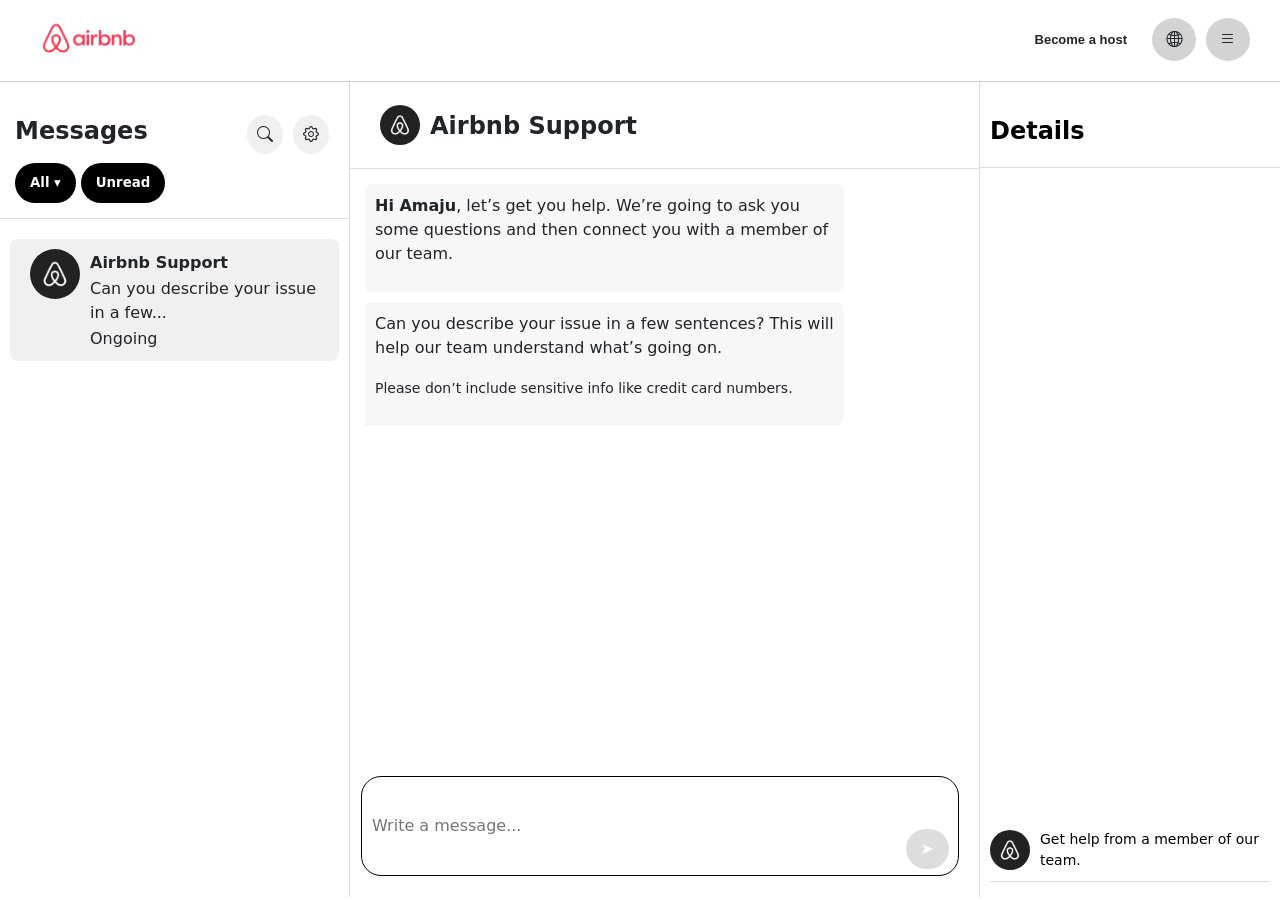
<file: contactus.html>
<!DOCTYPE html>
<html lang="en">
<head>
    <meta charset="UTF-8">
    <meta name="viewport" content="width=device-width, initial-scale=1.0">
    <meta name="description" content="Contact Us Clone - Get in touch with Airbnb support for assistance with your bookings, account, or any other inquiries.">
    <meta name="keywords" content="Airbnb, Contact Us, Support, Customer Service, Help">
    <title>Contact Us</title>
    <link rel="stylesheet" href="styles.css">
    <link rel="stylesheet" href="contactus.css">
    <link rel="stylesheet" href="https://cdn.jsdelivr.net/npm/bootstrap-icons@1.11.3/font/bootstrap-icons.css">
    <link href="https://cdn.jsdelivr.net/npm/bootstrap@5.3.7/dist/css/bootstrap.min.css" rel="stylesheet" integrity="sha384-LN+7fdVzj6u52u30Kp6M/trliBMCMKTyK833zpbD+pXdCLuTusPj697FH4R/5mcr" crossorigin="anonymous">
    <link rel="shortcut icon" href="images/airbnb-logo-removebg-preview.png" type="image/x-icon">
</head>
<body>
    <div id="host-popup">
    <div id="host-content">
        <div id="host-header">
            <span id="closeHost">&times;</span>
        </div>
        <div id="host-body">
            <h2>What would you like to host</h2>
            <div id="options">
                <div id="home-option"><img src="images/home-removebg-preview.png" alt="home logo"><p>Home</p></div>
                <div id="exp-option"><img src="images/experience-removebg-preview.png" alt="experience logo"><p>Experience</p></div>
                <div id="serv-option"><img src="images/services-removebg-preview.png" alt="service logo"><p>Service</p></div>
            </div>
        </div>
        <div id="host-footer">
            <button class="btn btn-secondary" id="next-btn">Next</button>
        </div>
    </div>
</div>
    <nav id="main-nav">
        <div class="nav-con">
        <div class="nav-left">
            <a href="index.html">
                <img src="images/logo-removebg-preview.png" alt="logo">
            </a>
            
        </div>
        
        <div class="nav-right">
            <div class="one">
                <p>Become a host</p>
            </div>
            <div class="two">
                <i class="bi bi-globe2"></i>
            </div>
            <div class="three" id="three">
                <i class="bi bi-list"></i>
                <div id="three-content">
                    <div><a href="helpcenter.html">Help Center</a></div>
                    <hr>
                    <div><a href="">Refer a host</a></div>
                    <div><a href="">Find a host</a></div>
                    <div><a href="">Gift cards</a></div>
                    <hr>
                    <div class="openLogin"><a href="login.html" style="text-decoration: none; color: black;">Login or Sign Up</a></div>
                </div>
            </div>
        </div>
    </div>
   
    </nav>
    
    
    <main class="chat-container">
        <!-- Sidebar -->
        <aside class="sidebar">
            <div class="sidebar-header">
                <div id="sidebar-head1">
                    <h4>Messages</h4>
                    <div class="right">
                        <i class="bi bi-search"></i>
                        <i class="bi bi-gear"></i>
                    </div>
                </div>
                
                <div class="sidebar-btn">
                    <div id="all">
                        <button class="filter-btn">All <span>&blacktriangledown;</span></button>
                        <div class="all-content">
                            <p>All</p>
                            <p>Traveling</p>
                            <p>Support</p>
                        </div>
                    </div>
                    <button class="filter-btn">Unread</button>
                </div>
            </div>
            <div class="message-list">
                <div class="message-item active">
                    <div class="avatar-icon"><img src="images/airbnb-black-logo.png" alt="logo"></div>
                    <div class="message-info">
                        <p class="message-title">Airbnb Support</p>
                        <p class="message-preview">Can you describe your issue in a few...</p>
                        <span class="message-time">Ongoing</span>
                    </div>
                </div>
                
            </div>
        </aside>

        <!-- Chat Area -->
        <section class="chat">
            <div class="chat-header">
                <img src="images/airbnb-black-logo.png" alt="logo">
                <h4>Airbnb Support</h4>
            </div>
            <div class="chat-body">
                <div class="chat-message">
                    <p><strong>Hi Amaju</strong>, let’s get you help. We’re going to ask you some questions and then connect you with a member of our team.</p>
                </div>
                <div class="chat-message">
                    <p>Can you describe your issue in a few sentences? This will help our team understand what’s going on.</p>
                    <p><small>Please don’t include sensitive info like credit card numbers.</small></p>
                </div>
            </div>
            <div class="chat-input">
                <input type="text" placeholder="Write a message...">
                <button class="">➤</button>
            </div>
        </section>

        <!-- Details Panel -->
        <aside class="details">
            <div class="details-header">
                <h4>Details</h4>
            </div>
            <div class="details-body">
                <img src="images/airbnb-black-logo.png" alt="logo">
                <p>Get help from a member of our team.</p>
            </div>
            
        </aside>
    </main>

    <script src="scripts.js"></script>
    <script>
        const showAll = document.querySelector('#all');
            showAll.addEventListener("click", function (e) {
                e.stopPropagation();
                showAll.classList.toggle("show");
            });
            window.addEventListener("click", function () {
                menu[index].classList.remove("show");
            });
    </script>
</body>

</html>
</file>
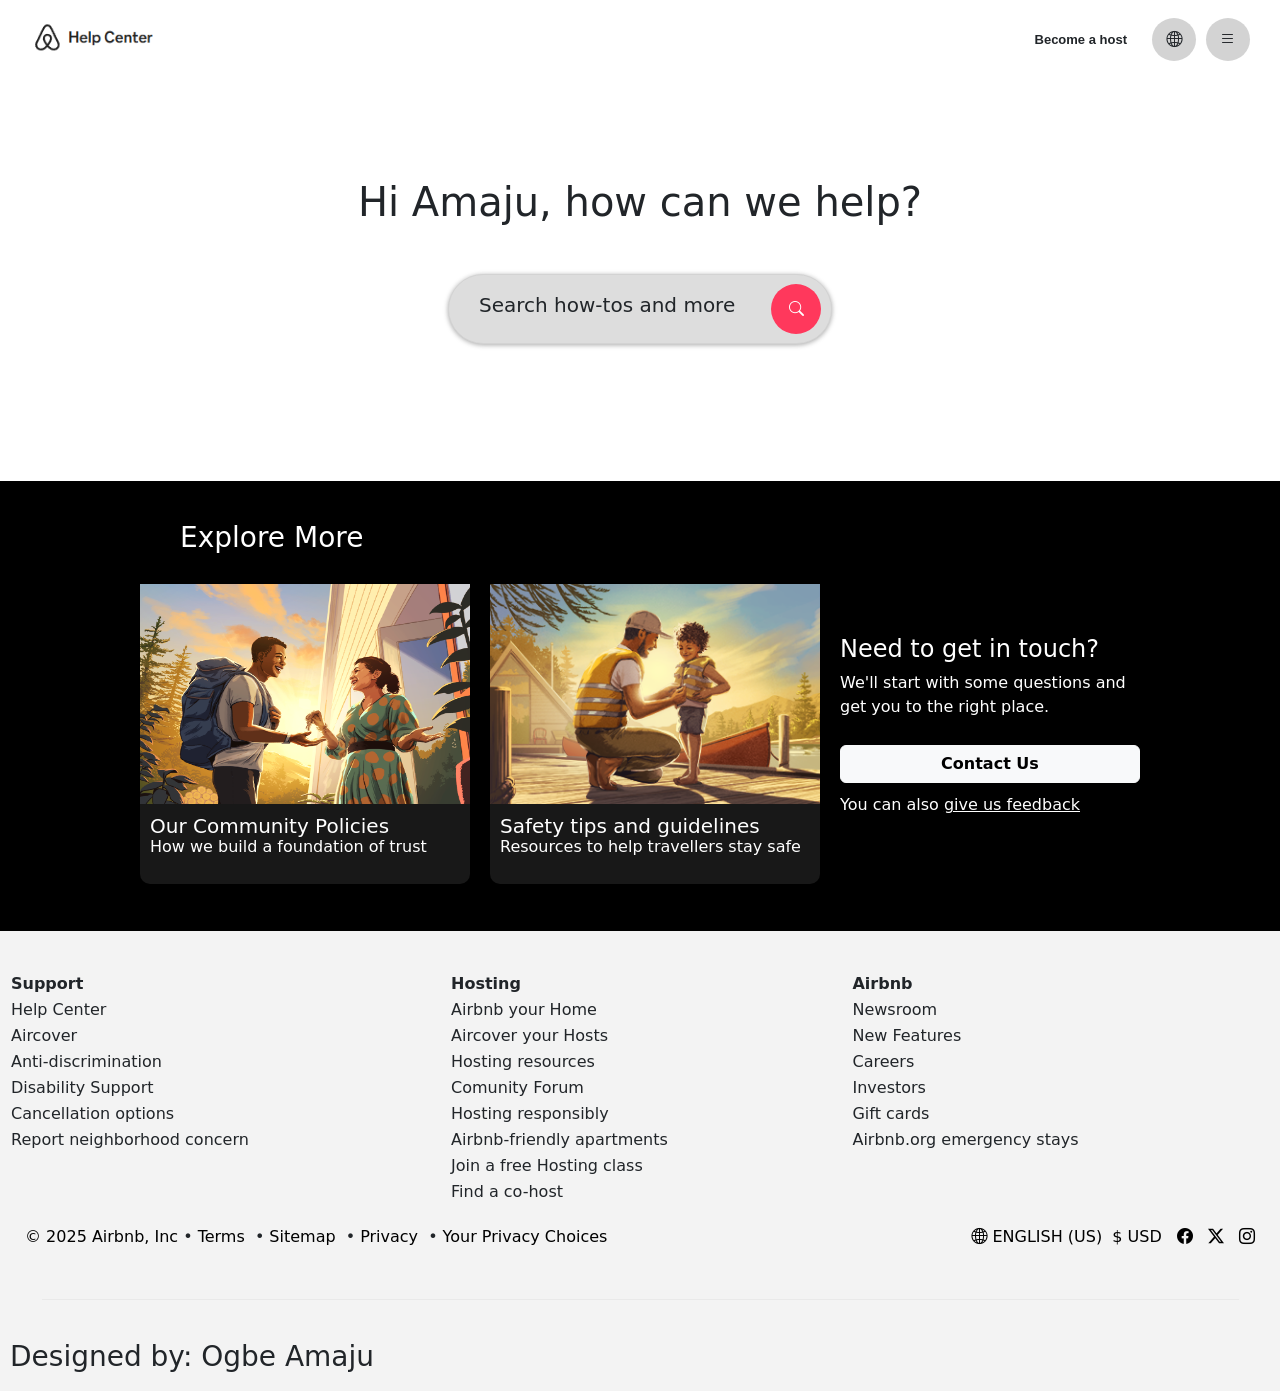
<file: helpcenter.html>
<!DOCTYPE html>
<html lang="en">
<head>
    <meta charset="UTF-8">
    <meta name="viewport" content="width=device-width, initial-scale=1.0">
    <meta name="description" content="Airbnb Help Center Clone - Find answers to common questions and get support for your Airbnb experience.">
    <meta name="keywords" content="Airbnb, Help Center, Support, FAQ, Contact Us">
    <title>Airbnb Help Center</title>
    <link rel="stylesheet" href="styles.css">
    <link rel="stylesheet" href="helpcenter.css">
    <link rel="stylesheet" href="https://cdn.jsdelivr.net/npm/bootstrap-icons@1.11.3/font/bootstrap-icons.css">
    <link href="https://cdn.jsdelivr.net/npm/bootstrap@5.3.7/dist/css/bootstrap.min.css" rel="stylesheet" integrity="sha384-LN+7fdVzj6u52u30Kp6M/trliBMCMKTyK833zpbD+pXdCLuTusPj697FH4R/5mcr" crossorigin="anonymous">
    <link rel="shortcut icon" href="images/airbnb-logo-removebg-preview.png" type="image/x-icon">
</head>
<body>
    <nav class="main-nav">
        <div class="nav-con">
        <div class="nav-left">
            <a href="helpcenter.html">
                <img src="images/Screenshot 2025-08-14 164834.png" alt="logo">
            </a>
            
        </div>
        
        <div class="nav-right">
            <div class="one">
                <p>Become a host</p>
            </div>
            <div class="two">
                <i class="bi bi-globe2"></i>
            </div>
            <div class="three" id="three">
                <i class="bi bi-list"></i>
                <div id="three-content">
                    <div><a href="">Help Center</a></div>
                    <hr>
                    <div><a href="">Refer a host</a></div>
                    <div><a href="">Find a host</a></div>
                    <div><a href="">Gift cards</a></div>
                    <hr>
                    <div class="openLogin"><a href="login.html" style="text-decoration: none; color: black;">Login or Sign Up</a></div>
                </div>
            </div>
        </div>
    </div>
   
    </nav>
    <main>
        <section class="header">
            <h1>Hi Amaju, how can we help?</h1>
            <div class="search">
                <h5 style="font-weight: 500;">Search how-tos and more</h5>
                <i class="bi bi-search"></i>
            </div>
        </section>
        <section class="contact">
            <div class="contact-head">
                <h3>Explore More</h3>
            </div>
            <div class="contact-body">
                <div class="cb-img">
                    <img src="images/help-center/community.png" alt="community">
                    <div>
                        <h5>Our Community Policies</h5>
                        <p>How we build a foundation of trust</p>
                    </div>
                </div>
                <div class="cb-img">
                    <img src="images/help-center/safety-tips.png" alt="safety-tips">
                    <div>
                        <h5>Safety tips and guidelines</h5>
                        <p>Resources to help travellers stay safe</p>
                    </div>
                </div>
                <div class="get-in-touch">
                    <h4>Need to get in touch?</h4>
                    <p>We'll start with some questions and get you to the right place.</p>
                    <a class="btn btn-light w-100" href="contactus.html">Contact Us</a>
                    <p>You can also <span>give us feedback</span></p>
                </div>
            </div>
        </section>
        <footer>
            <div class="others">

            <table>
                <thead>
                    <th>Support</th>
                    <th>Hosting</th>
                    <th>Airbnb</th>
                </thead>
                <tr>
                    <td>Help Center</td>
                    <td>Airbnb your Home</td>
                    <td>Newsroom</td>
                </tr>
                <tr>
                    <td>Aircover</td>
                    <td>Aircover your Hosts</td>
                    <td>New Features</td>
                </tr>
                <tr>
                    <td>Anti-discrimination</td>
                    <td>Hosting resources</td>
                    <td>Careers</td>
                </tr>
                <tr>
                    <td>Disability Support</td>
                    <td>Comunity Forum</td>
                    <td>Investors</td>
                </tr>
                <tr>
                    <td>Cancellation options</td>
                    <td>Hosting responsibly</td>
                    <td>Gift cards</td>
                </tr>
                <tr>
                    <td>Report neighborhood concern</td>
                    <td>Airbnb-friendly apartments</td>
                    <td>Airbnb.org emergency stays</td>
                </tr>
                <tr>
                    <td></td>
                    <td>Join a free Hosting class</td>
                    <td></td>
                </tr>
                <tr>
                    <td></td>
                    <td>Find a co-host</td>
                    <td></td>
                </tr>
            </table>
        </div>
        <div class="others-resp">
            <table>
                <thead>
                    <th>Support</th>
                </thead>
                <tr>
                    <td>Help Center</td>
                </tr>
                <tr>
                    <td>Air Cover</td>
                </tr>
                <tr>
                    <td>Anti-discrimination</td>
                </tr>
                <tr>
                    <td>Disability Support</td>
                </tr>
                <tr>
                    <td>Cancellation options</td>
                </tr>
                <tr>
                    <td>Report neighborhood concern</td>
                </tr>
            </table>
            <hr style="width: 95%; margin: 40px auto; border: none; height: 1px; background-color: #ccc;">
            <table>
                <thead>
                    <th>Hosting</th>
                </thead>
                <tr>
                    <td>AirBnB your Home</td>
                </tr>
                <tr>
                    <td>Aircover your Hosts</td>
                </tr>
                <tr>
                    <td>Hosting resources</td>
                </tr>
                <tr>
                    <td>Comunity Forum</td>
                </tr>
                <tr>
                    <td>Hosting responsibly</td>
                </tr>
                <tr>
                    <td>Airbnb-friendly apartments</td>
                </tr>
                <tr>
                    <td>Join a free Hosting class</td>
                </tr>
                <tr>
                    <td>Find a Co-host</td>
                </tr>
            </table>
            <hr style="width: 95%; margin: 40px auto; border: none; height: 1px; background-color: #ccc;">
            <table>
                <thead>
                    <th>Airbnb</th>
                </thead>
                <tr>
                    <td>News Room</td>
                </tr>
                <tr>
                    <td>New Features</td>
                </tr>
                <tr>
                    <td>Careers</td>
                </tr>
                <tr>
                    <td>Investors</td>
                </tr>
                <tr>
                    <td>Gift cards</td>
                </tr>
                <tr>
                    <td>Airbnb.org emergency stays</td>
                </tr>
            </table>
        </div>


        <div class="last">   
            <a href="">&copy; 2025 Airbnb, Inc</a>
            &bull;<a href="">Terms</a>
            &bull;<a href="">Sitemap</a>
            &bull;<a href="">Privacy</a>
            &bull;<a href="">Your Privacy Choices</a>    
            <span class="right">
                    <a href=""><i class="bi bi-globe2"></i> ENGLISH (US) </a> 
                    <a href="">&dollar; USD</a>
                    <a href=""><i class="bi bi-facebook"></i></a>
                    <a href=""><i class="bi bi-twitter-x"></i></a>   
                    <a href=""><i class="bi bi-instagram"></i></a>   
            </span> 
        </div>
        <div class="last-resp">
            <p><i class="bi bi-globe2"></i> ENGLISH (US)</p>
            <p><i class="bi bi-facebook"></i>
            <i class="bi bi-twitter-x"></i>
            <i class="bi bi-instagram"></i></p>
            <p>&copy; 2025 Airbnb, Inc</p>
            &bull;<a href="">Terms</a>
            &bull;<a href="">Sitemap</a>
            &bull;<a href="">Privacy</a>
            &bull;<a href="">Your Privacy Choices</a>    
        </div>
        <hr style="width: 95%; margin: 40px auto; border: none; height: 1px; background-color: #ccc;">
        <div style="margin: auto;">
            <h3>Designed by: Ogbe Amaju</h3>
        </div>
        </footer>
    </main>
    <script src="scripts.js"></script>
</body>
</html>
</file>
<file: styles.css>
*{
    box-sizing: border-box;
}
html, body {
  overflow-x: hidden;
}

body {
  font-family: 'Segoe UI', sans-serif;
  margin: 20px;
  background: #fdfdfd;
  color: #333;
}


/* LOGIN PAGE */

#login {
  display: none; /*hidden by default */
  position: fixed;
  top: 0; left: 0;
  width: 100%; height: 100%;
  background-color: rgba(0,0,0,0.5);
  z-index: 1000;
  justify-content: center;
  align-items: center;
}

#login-header{
    margin-bottom: 20px; 
    text-align: center;
    padding: 10px 0;
    display: flex;
    gap: 10px;
    align-items: center;
    justify-content: center;
    position: relative;
    border-bottom: 0.5px solid #ccc;
}

#close {
  position: absolute;
  left: 15px;
  top: 0;
  font-size: 20px;
  font-weight: bold;
  cursor: pointer;
}

#login-header h3{
    text-align: center;
}

#login-content {
  background: white;
  border-radius: 30px;
  width: 40%;
  height: 600px;
  text-align: left;
  position: relative;
  box-shadow: 0 10px 25px rgba(0, 0, 0, 0.3);
}

#login-body{
    padding: 20px 20px;
    padding-bottom: 0;
    height: 85%;
    overflow: auto;
}



.button {
  padding: 10px;
  width: 100%;
  color: #333;
  background-color: white;
  font-size: smaller;
  font-weight: bold;
  border: 1px solid black;
  border-radius: 5px;
  margin-bottom: 10px;
  position: relative;
  display: flex;
  justify-content: center; /* center the text */
  align-items: center;
  padding: 12px 16px;
  cursor: pointer;
  font-family: sans-serif;
}

.button img{
    position: absolute;
    left: 16px;
    width: 25px;
    height: 25px;
}

.small{
    text-align: left;
    font-weight: 500;
}

.divider{
    display: flex;
    gap: 10px;
    align-items: center;
    justify-content: center;
}
.divider hr{
    width: 45%;
}

/* END OF LOGIN PAGE  */

/* POP UP CURRENCY AND LANGUAGE */

#lang-currency-popup {
  display: none; 
  position: fixed;
  top: 0; left: 0;
  width: 100vw; height: 100vh;
  background-color: rgba(0,0,0,0.5);
  z-index: 1000;
  justify-content: center;
  align-items: center;
}

#popup-content {
  background: white;
  border-radius: 20px;
  width: 75%;
  max-height: 90vh;
  height: 600px;
  /* overflow-x: hidden; */
  box-shadow: 0 10px 25px rgba(0, 0, 0, 0.3);
}

#popup-body{
    overflow-y: scroll;
    overflow-x: hidden;
    height: 90%;
}

#popup-header {
  display: flex;
  flex-direction: column;
  padding: 15px 20px;
  padding-bottom: 0;
  border-bottom: 1px solid #ccc;
}

#popup-close {
    padding-left: 10px;
  font-size: 24px;
  cursor: pointer;
}
#popup-nav{
    background-color: white;
}

#popup-nav button {
  margin-right: 10px;
  padding: 10px 20px;
  background: none;
  border: none;
  cursor: pointer;
  color: #888888;
  border-bottom: 2px solid transparent;
}

#popup-nav button.active {
  border-color: black;
  font-weight: bold;
  color: black;
}

.popup-section {
  padding: 20px;
}

.lang-grid {
  display: grid;
  grid-template-columns: repeat(5, 1fr);
  gap: 10px;
  margin: 10px 0;
}

.lang-item {
  padding: 10px 30px;
  border-radius: 5px;
  cursor: pointer;
  transition: background 0.2s;
}

.lang-item:hover {
  background-color: #eee;
}

.currency-grid {
  display: grid;
  grid-template-columns: repeat(5, 1fr);
  gap: 10px;
  margin: 10px 0;
}

.currency-item {
  padding: 10px;
  border-radius: 5px;
  cursor: pointer;
  transition: background 0.2s;
}
.currency-item strong, .lang-item strong{
    font-weight: normal;
    font-size: 16px;
}

.currency-item:hover {
  background-color: #eee;
}

/* END OF POP UP  */

/* BECOME HOST POPUP  */

#host-popup{
  display: none; 
  position: fixed;
  top: 0; left: 0;
  width: 100vw; height: 100vh;
  background-color: rgba(0,0,0,0.5);
  z-index: 1000;
  justify-content: center;
  align-items: center;
}
#host-content{
    background: white;
  border-radius: 10px;
  width: 70%;
  max-height: 90vh;
  overflow-y: auto;
  box-shadow: 0 10px 25px rgba(0, 0, 0, 0.3);
  
}
#host-body{
    display: flex;
    align-items: center;
    justify-content: center;
    flex-direction: column;
}
#options{
    display: flex;
    gap: 10px;
}
#options div{
    width: 300px;
    height: 300px;
    border: 1px solid #ccc;
    border-radius: 20px;
    display: flex;
    align-items: center;
    justify-content: center;
    flex-direction: column;
    gap: 20px;
    margin-top: 50px;
}
#options div.active{
    border: 1px solid black;
}
#options div img{
    width: 120px;
    height: 130px;
}
#options div p{
    font-weight: bold;
}

#host-footer{
    margin: 10px 0;
    padding: 30px;
    position: relative;
    border-top: 1px solid #ccc;
}
#host-footer button{
    position: absolute;
    right: 20px;
    top: 10px;
    bottom: 10px;
    width: 100px;
    
}
#host-footer button.active{
    background-color: black;
}
#host-header{
    position: relative;
    padding: 30px 0;
}
#closeHost{
    position: absolute;
    left: 15px;
    top: 0;
    font-size: 20px;
    font-weight: bold;
    cursor: pointer;
}

/* MAIN BODY  */
#body{
    margin: 20px 30px;
    border-top: #333;
}

#paris, #london{
    margin-bottom: 30px;
}

.gallery-header {
  display: flex;
  justify-content: space-between;
  align-items: center;
  margin-bottom: 15px;
}

.gallery-header h2 {
  margin: 0;
  font-size: 24px;
}

.gallery-controls button {
  background: white;
  color: black;
  border: none;
  padding: 5px;
  padding-top: 0;
  font-size: 14px;
  font-weight: bold;
  text-align: center;
  cursor: pointer;
  margin-left: 5px;
  border-radius: 50%;
  border: 1px solid black;
  transition: background 0.3s;
}

.gallery-controls button:hover {
    background: #ddd;
}

.gallery-container {
  display: flex;
  overflow-x: auto;
  gap: 16px;
  scroll-behavior: smooth;
  padding-bottom: 10px;
  scrollbar-width: none;        /* Firefox */
  -ms-overflow-style: none;     /* IE and Edge */
}

.gallery-container::-webkit-scrollbar {
  display: none;                /* Chrome, Safari */
}

.gallery-item {
  flex: 0 0 calc(100% / 6);
  background: white;
  overflow: hidden;

}

.gallery-item img {
  width: 100%;
  height: 170px;
  object-fit: cover;
  display: block;
  border-radius: 12px;
  box-shadow: 0 4px 10px rgba(0,0,0,0.1);
}

.room-info {
  padding: 12px 0;
}

.room-info h3 {
  margin: 0;
  font-family: 'Franklin Gothic Medium', 'Arial Narrow', Arial, sans-serif;
  font-size: 16px;
  font-weight: normal;
  color: #333;
}

.details {
  display: flex;
  justify-content: space-between;
  font-size: 14px;
  color: gray;
  margin-top: 6px;
}

.rating {
  color: rgb(102, 102, 102);
  font-weight: bold;
}

/* END OF BODY  */



/* NAV BAR  */
nav{
    background: #ddd;
    width: 100vw;
}

#originalNavbar {
  background: #f8f8f8;
  position: relative;
  z-index: 1;
  padding: 10px;
}



.nav-container{
    margin-top: 5px;
    position: relative;
    height: auto; 
    width: 100vw; 
    display: flex;
    align-items: center;
    justify-content: space-between;
    padding: 10px 30px;
}
.nav-middle, .icon,.nav-right{
    display: flex;
    align-items: center; 
    gap: 10px;
}

.nav-left img, .icon img{
    height: 40px;         
    width: auto;           
    display: block;
    object-fit: contain;
}

.nav-left,.nav-middle,.nav-right{
    flex: 1;
}

.nav-middle{
    gap: 30px;
    font-family: Arial, sans-serif;
    font-size: 14px;
}

.icon:nth-child(1){
    border-bottom: 3px solid black;
    padding-bottom: 15px;
    font-weight: bolder;
}

.icon:nth-child(2), .icon:nth-child(3){
    color: gray;
    
}

.icon:nth-child(2):hover img, .icon:nth-child(3):hover img{
    transition: height 0.3s ease;
    height: 50px;
}
.icon:nth-child(2):hover,.icon:nth-child(3):hover{
    color: black;
    font-weight: bold;
    cursor: pointer;
}

.nav-right{
    display: flex;
    justify-content: flex-end;
    
}
.nav-right div i{
    border-radius: 50%;
    background: lightgrey;
    padding: 12px 14px;
    font-weight: bolder;
}
.one{
    margin-top: 15px;
}
.one p{
    padding: 10px 15px;
    font-family: Arial, sans-serif;
    font-weight: bolder;
    font-size: 13px;
}
.one p:hover{
    background: lightgray;
    border-radius: 20px;
}

.three{
    position: relative;
}
#three-content{
    display: none;
    position: absolute;
    top: 50px;
    right: 0;
    width: 200px;
    background-color: white;
    border: 1px solid lightgray;
    border-radius: 10px;
    padding: 10px;
    box-shadow: 0 1px 6px rgba(0, 0, 0, 0.12), 0 1px 4px rgba(0, 0, 0, 0.24);
}
#three-content a{
    text-decoration: none;
    color: black;
    padding: 10px 15px;
    display: block;
    font-family: Arial, sans-serif;
    font-size: 13px;
}
.openLogin{
    font-family: Arial, sans-serif;
    font-size: 13px;
    padding: 10px 15px;
}

#three-content a:hover,.openLogin:hover{
    background: lightgray;
    /* border-radius: 20px; */
}

#three.show #three-content {
      display: block;
}


.nav-right div:hover{
    cursor: pointer;
}

 /* CURVED NAV BAR  */
.curved-nav, .curved-nav-sticky {
    display: flex;
    justify-content: center;
    align-items: center;
    width: fit-content;
    margin: auto;
    padding-top: 0;
    height: 60px;
    text-align: center;
    margin-top: 40px;
    margin-bottom: 40px;
    background-color: white;
    border: 1px solid lightgray;
    border-radius: 50px;
    box-shadow: 0 1px 6px rgba(0, 0, 0, 0.12), 0 1px 4px rgba(0, 0, 0, 0.24);
    
}

.nav-item1{
    padding: 13px 0;
    padding-right: 120px;
    padding-left: 30px;
    text-align: left;
}


.nav-item1 p, .nav-item2 p, .nav-item3 p,.nav-item4 p {
    margin: 0;
    line-height: 1.2;
    font-family: Arial, sans-serif;
    font-size: smaller;
}



.nav-item2, .nav-item3{
    padding: 13px 0;
    padding-left: 30px;
    padding-right: 70px;
}


  .nav-item4 {
    display: flex;
    align-items: center;
    padding: 10px 30px ;
    padding-right: 5px;
    flex: 1;
    text-align: left;
    width: 260px; 
    margin: 0;
  }
  
  .nav-item4-text {
    display: flex;
    flex-direction: column;
    flex: 1;
  }

  .nav-item4-text p {
    margin: 0;
    line-height: 1.2;
  }
  
  
  .nav-item4 i {
    background-color: #ff385c;
    color: #fff;
    border-radius: 50%;
    padding: 15px;
    font-size: 15px;
    display: flex;
    align-items: center;
    justify-content: center;
    width: 40px;
    height: 40px;
    margin: auto;
    margin-left: 100px;
    margin-right: 5px;
    
}

.nav-item4 i:hover{
    cursor: pointer;
}
  

.nav-item1:hover,
.nav-item2:hover,
.nav-item3:hover,
.nav-item4:hover{
    background-color: rgba(128, 128, 128, 0.35);
    border: 1px solid rgba(128, 128, 128, 0.35);
    border-radius: 50px; 
    margin: 0;
}

/*  END OF CURVED NAV BAR  */

/* RESPONSIVE NAV BAR  */
#responsive-nav {
    display: none; /* Hidden by default */
    
}
#resp-nav-header {
    display: flex;
    align-items: center;
    justify-content: center;
    padding-top: 15px;
    font-family: Arial, sans-serif;
    font-size: 14px;
    font-weight: bold;
    margin-bottom: 10px;
    border-radius: 30px;
    background-color: white;
    border: 1px solid lightgray;
    box-shadow: 0 1px 6px rgba(0, 0, 0, 0.12), 0 1px 4px rgba(0, 0, 0, 0.24);
}
#resp-nav-item{
    display: flex;
    align-items: center;
    justify-content: center;
    gap: 50px;
    flex: 1;
    padding: 10px;
    margin: 0 20px;
}
#resp-nav-item div {
    display: flex;
    flex-direction: column;
    align-items: center;
    justify-content: center;
    
}
#resp-nav-item img{
    height: 30px; 
    width: auto;
    margin: auto;
}

#resp-nav-item div a {
    text-decoration: none;
    color: black;
    font-family: Arial, sans-serif;
    font-size: 14px;
    font-weight: bold;
    margin-top: 5px;
}
/* RESPONSIVE NAV BAR  */

/* STICKY NAV BAR  */

#sticky-nav {
    display: block;
    position: fixed;
    top: 0;
    left: 0;
    width: 100%;
    background-color: rgb(250, 250, 250);
    z-index: 1000;
    box-shadow: 0 1px 6px rgba(0, 0, 0, 0.12), 0 1px 4px rgba(0, 0, 0, 0.24);
    opacity: 0;
    visibility: hidden;
    transition: opacity 0.4s ease, visibility 0.4s ease;
}

#sticky-nav.show {
    opacity: 1;
    visibility: visible;
}

#resp-sticky{
    display: none; /* Hidden by default */
    position: fixed;
    top: 0;
    left: 0;
    width: 100%;
    background-color: white;
    z-index: 1000;
    height: 100px;
    opacity: 0;
    visibility: hidden;
    transition: opacity 0.4s ease, visibility 0.4s ease;
}

#resp-sticky.show {
    opacity: 1;
    visibility: visible;
}



.nav-con-sticky {
    display: flex;
    align-items: center;
    justify-content: space-between;
    padding: 0 30px;
    position: relative;
    height: 80px; 
    width: 100vw; 
    
}

.nav-item-sticky:nth-child(2){
    padding-left: 20px;
    border-left: 1px solid lightgray;
    border-right: 1px solid lightgray;
    padding-right: 20px;
}
.curved-nav-sticky{
    gap: 10px;
    padding: 0;
}

.nav-item-sticky:nth-child(1) img{
    height: 30px;
    width: auto;
    margin-right: 5px;
}

.nav-item-sticky:nth-child(1){
    display: flex;
    align-items: center;
    justify-content: center;
    flex-direction: row;    
    line-height: 1.2;
    margin: 0;
    font-family: Arial, sans-serif;
    font-size: 14px;
    font-weight: bold;
    
}



.nav-item-sticky:nth-child(3){
    display: flex;
    align-items: center;
    padding: 13px 15px ;
    padding-right: 5px;
    flex: 1;
    text-align: left;
    gap: 15px;
    margin: 0; 
}
.nav-item-sticky:nth-child(3) i{

    background-color:#ff385c;
    color: #fff;
    border-radius: 50%;
    padding: 15px;
    font-size: 15px;
    display: flex;
    align-items: center;
    justify-content: center;
    width: 40px;
    height: 40px;
    margin: auto;
    margin-right: 5px;

}

.nav-item-sticky p{
    margin: 0;
    font-family: Arial, sans-serif;
    font-size: 14px;
    font-weight: bold;
    text-align: center;
    padding: 5px 0;
}


/*  END OF NAV  */

/* FOOTER  */

.footer{
    background-color: #f3f3f3;
    margin: 0;
    padding: 10px;
    margin-top: 20px;
    width: 100%;
}
.footer div{
    margin-left: 10px;
}
.footer h2{
    margin-left: 10px;
}

table{
    width: 100%;
    text-align: left;

}

.others{
    margin-top: 30px;
}
.others-resp{
    display: none;
    margin: 10px 0;
}
.last{
    background-color: #f3f3f3;
    padding: 10px;
    margin-top: 10px;
}

.last a, .last-resp a{
    padding-left: 5px;
    padding-right: 5px;
    text-decoration: none;
    color: black;
}

.last a:first-child{
    padding-right: 0;
}

.last-resp{
    display: none;
}

.right{
    position: relative;
    float: right;
}

.last a:hover,.last-resp a:hover{
    text-decoration: underline;
}

.others table td:hover,.others-resp table td:hover{
    text-decoration: underline;
    cursor: pointer;
}

.item-unique:hover{
    cursor: pointer;
}

.item-unique p:last-child:hover{
    color: black;
}

.navbar{
    position: relative;
}

.footer h4{
    margin-left: 30px;
    margin-top: 30px;
}
.nav-item {
    display: inline-block;
    padding: 14px 15px;
    padding-bottom: 0;
    margin: 10px;
    margin-bottom: 0;
    cursor: pointer;
    text-align: center;
}
.nav-item a{
    text-decoration: none;
    color: black;
    font-weight: bold;
}

.nav-item:hover{
    text-decoration: underline;
}

.content-container{
    width: 100%;
    min-height: 300px;
    position: relative;
}

.content{
    display: none;
    padding: 20px;
    width: 100%;
    position: absolute;
    top: 0;
    left: 0;
    
}

.unique{
    display: grid;
    grid-template-columns: 1fr 1fr 1fr 1fr 1fr 1fr ;
    grid-template-rows: auto auto auto;
    position: relative;
}


.unique2 .item-unique{
    padding: 10px;
}

/* BOTTOM NAV BAR */

.bottom-nav{
    display: none;
    position: fixed;
    bottom: 0;
    left: 0;
    width: 100%;
    justify-content: space-around;
    padding: 5px 0;
    padding-bottom: 0;
    background-color: white;
    box-shadow: 0 -2px 5px rgba(0, 0, 0, 0.2);
    z-index: 1000;
}

.bn-item a{
    display: flex;
    flex-direction: column;
    align-items: center;
    text-decoration: none;
    color: #888888;
}
.bn-item a i{
    font-size: 20px;
    font-weight: bold;
}
.bn-item a  p{
    font-size: 12px;
}
.bn-item:first-child a{
    color: #ff385c ;
}
.bn-item a:hover{
    color: #ff385c;
}

/* MEDIA QUERIES FOR RESPONSIVENESS */

@media screen and (max-width: 1115px) {
    .gallery-item{
        flex: 0 0 calc(100% / 5);
    }
}

@media screen and (max-width: 950px) {
    .gallery-item{
        flex: 0 0 calc(100% / 4);
    }
}

@media screen and (max-width: 750px) {
    #responsive-nav {
        display: flex;
        flex-direction: column;
        padding: 10px;
    }
    .curved-nav{
        display: none;
    }
    .nav-container{
        display: none;
    }
    .gallery-item{
        flex: 0 0 calc(100% / 2);
    }
    #sticky-nav {
        display: none; /* Hide sticky nav on small screens */
    }

    #resp-sticky{
        display: flex;
        flex-direction: column;
    }
    #resp-sticky #resp-nav-header {
        width: 90%;
        height: 45px;
        margin: auto;
        margin-top: 10px ;
    }
    #resp-sticky #resp-nav-header h3{
        font-size: 12px;
    }
    #resp-nav-item{
        gap: 150px;
        
    }
    #resp-nav-item div a{
        color: rgb(145, 145, 145);
        font-weight: normal;
    }
    #resp-nav-item div:nth-child(1){
        padding: 0 5px;
        padding-bottom: 5px;
        border-bottom: 4px solid black;
    }
    #resp-nav-item div:nth-child(1) a{
        color: black;
        font-weight: bold;
    }
    #resp-nav-item div:hover{
        border-bottom: 4px solid black;
    }
    #resp-nav-item div:hover a{
        color: black;
        font-weight: bold;
    }

    /* MEDIA QUERY FOR FOOTER */
    .unique{
        display: grid;
        grid-template-columns: 1fr 1fr;
        grid-template-rows: auto;
        position: relative;
    }
    .others{
        display: none;
    }
    .others-resp{
        display: block;
    }

    .last{
        display: none;
    }
    .last-resp{
        display: block;
        padding-bottom: 100px;
    }

    .bottom-nav{
        display: flex;
    }

}

@media screen and (max-width: 500px) {
    #resp-nav-item{
       gap: 20px;
    }
}
</file>
<file: contactus.css>
body{
            font-family: 'Nunito', sans-serif;
        }

        /* CONTACT US PAGE STYLES */
        .nav-con{
            display: flex;
            align-items: center;
            justify-content: space-between;
            padding: 5px 30px;
            width: 100vw; 
        }
        #main-nav{
            background-color:white ;
            border-bottom: 1px solid #ccc;
        }
        .chat-container {
            display: grid;
            grid-template-columns: 350px 1fr 300px;
            height: calc(100vh - 85px);
            overflow-y: hidden;
        }
        /* Sidebar */
        .sidebar {
            border-right: 1px solid #ddd;
            padding: 10px 0;
            
        }
        .sidebar-header{
            padding: 15px;
            border-bottom: 1px solid #ddd;
        }

        #sidebar-head1{
            display: flex;
            align-items: center;
            justify-content: space-between;
            margin: 10px 0;
        }
        #sidebar-head1 h4{
            font-weight: bold;
        }

        .right i{ 
            margin-right: 5px;
            padding: 10px;
            border: none;
            background: #f0f0f0;
            border-radius: 50%;
        }

        .sidebar-btn{
            display: flex;
        }

        .filter-btn {
            margin-right: 5px;
            padding: 10px 15px;
            border: none;
            color: white;
            background: #000000;
            border-radius: 20px;
            font-weight: bold;
            font-size: smaller;
        }
        #all{
            position: relative;
        }

        .all-content{
            display: none;
            position: absolute;
            top: 50px;
            left: 0;
            width: 200px;
            background-color: white;
            border: 1px solid lightgray;
            border-radius: 10px;
            padding: 10px;
            box-shadow: 0 1px 6px rgba(0, 0, 0, 0.12), 0 1px 4px rgba(0, 0, 0, 0.24);
        }
        .all-content p{
            padding: 10px;
        }
        .all-content p:hover{
            background-color: #ddd;
        }

        #all.show .all-content{
            display: block;
        }


        .message-list {
            margin-top: 10px;
            padding: 10px;
        }

        .message-title{
            font-weight: bold;
        }

        .message-item {
            display: flex;
            padding: 10px;
            cursor: pointer;
            border-radius: 8px;
        }

        .message-item:hover {
            background: #f5f5f5;
        }

        .message-item.active {
            background: #f0f0f0;
        }

        
        .avatar-icon img{
            width: 50px;
            height: 50px;
            border-radius: 50%;
            margin: 0 10px;
        }

        .message-info p {
            margin: 2px 0;
        }

        /* Chat Section */
        .chat {
            display: flex;
            flex-direction: column;
            border-right: 1px solid #ddd;
        }

        .chat-header {
            display: flex;
            align-items: center;
            padding: 20px;
            border-bottom: 1px solid #ddd;
        }
        .chat-header h4{
            margin-top: 10px;
            font-weight: bold;
        }
        .chat-header img{
            width: 40px;
            height: 40px;
            border-radius: 50%;
            margin: 0 10px;
        }

        .chat-body {
            flex: 1;
            padding: 15px;
            overflow-y: auto;
        }

        .chat-message {
            background: #f7f7f7;
            padding: 10px;
            margin-bottom: 10px;
            border-radius: 8px;
            border-bottom-left-radius: 0;
            width: 80%;
        }

        .chat-input {
            position: relative;
            display: inline-block;
            padding: 1px 10px;
            padding-left: 1px;
            margin: 10px;
            margin-bottom: 20px;
            border-radius: 20px;
        }

        .chat-input input {
            flex: 1;
            padding: 0 10px;
            height: 100px;
            border: 1px solid black;
            border-radius: 20px ;
            color: black;
            width: 100%;
        }
        

        .chat-input button {
            position: absolute;
            bottom: 8px; 
            right: 20px;  
            background: #ddd;
            color: white;
            border: none;
            border-radius: 20px;
            padding: 5px 15px;
            height: 40px;
            cursor: pointer;
        }
        .chat-input button:hover{
            background: black;
        }

        /* Details */
        .details {
            padding: 15px 0;
            display: flex;
            flex-direction: column;
        }
        .details-header{
            border-bottom: 1px solid #ddd;
            padding: 14px 10px;
        }
        .details-header h4{
            font-weight: bold;
            color: #000000;
        }
        .details-body{
            display: flex;
            align-items: center;
            justify-content: center;
            gap: 10px;
            padding: 10px 0;
            margin: 0 10px;
            border-bottom: 1px solid #ddd;
        }
        .details-body img{
            width: 40px;
            height: 40px;
            border-radius: 50%;
        }
        .details-body p{
            color: #000000;
            margin: auto;
        }
        @media screen and (max-width: 1130px){
            .details{
                display: none;
            }
            .chat-container{
                grid-template-columns: 350px 1fr 0;
            }
        }
        @media screen and (max-width: 745px) {
            nav{
                display: none;
            }
            .sidebar,.details{
                display: none;
            }
            .chat-container{
                height: 100vh;
            }
            .chat{
                height: 100vh;
                width: 100vw;
            }
        }
</file>
<file: helpcenter.css>
body{
            font-family: 'Nunito', sans-serif;
        }

        nav{
            background-color: white;
        }
        .nav-con{
            display: flex;
            align-items: center;
            justify-content: space-between;
            padding: 5px 30px;
            width: 100vw; 
        }
        .header{
            width: 100vw;
            height: 400px;
            text-align: center;
            padding: 10px;
            display: flex;
            flex-direction: column;
            align-items: center;
            justify-content: center;
        }
        .search{
            display: flex;
            justify-content:space-between;
            align-items: center;
            padding: 10px;
            padding-left: 30px;
            width: 30vw;
            height: 70px;
            text-align: center;
            margin: auto;
            margin-top: 40px;
            margin-bottom: 40px;
            background-color: #ddd;
            border: 1px solid lightgray;
            border-radius: 50px;
            box-shadow: 0 1px 6px rgba(0, 0, 0, 0.12), 0 1px 4px rgba(0, 0, 0, 0.24);
        }
        .search i{
            background-color: #ff385c;
            color: #fff;
            border-radius: 50%;
            padding: 15px;
            font-size: 15px;
            display: flex;
            align-items: center;
            justify-content: center;
            width: 50px;
            height: 50px;
            
        }
        .contact{
            background: black;
            color: white;
            height: 450px;
            padding: 30px;
        }
        .contact-head{
            margin: 10px 0;
            margin-left: 150px;
        }
        .contact-body{
            display: flex;
            align-items: center;
            justify-content: center;
            gap: 20px;
            padding: 20px;
            margin: 10px 0;
        }
        .cb-img {
            width: 330px;
            height: 300px;
            border-radius: 10px;
            display: flex;
            flex-direction: column;
            background: #181818;
        }
        .cb-img img{
            width: 100%;
            height: 220px;
            border-bottom-left-radius: 0;
            border-bottom-right-radius: 0;
        }
        .cb-img div{
            padding: 10px;
            line-height: 2px;
        }
        .cb-img div h5{
            font-weight: 500;
        }

        .get-in-touch{
            width: 300px;
        }
        .get-in-touch span{
            text-decoration: underline;
        }
        
        .get-in-touch a{
            margin: 10px 0;
            font-weight: bold;
        }
        footer{
            background-color: #f3f3f3;
            padding: 10px;
        }

        
        @media screen and (max-width: 750px){
            .nav-right{
                display: none;
            }
            .nav-con{
                padding-top: 20px;
            }

            .search{
                display: flex;
                align-items: center;
                justify-content: space-between;
                width: 75vw;
            }
            .contact{
                height: 550px;
            }
            .contact-body{
                display: block;
                height: 100%;
            }
            .cb-img{
                flex-direction: row;
                align-items: center;
                margin-bottom: 10px;
                width: 100%;
                height: 100px;
            }
            .cb-img img{
                width: 30%;
                height: 100%;
                border-top-right-radius: 0;
                border-bottom-right-radius: 0;
                border-bottom-left-radius: 10px;
            }
            .cb-img div h5 {
                font-size: 14px;
            }
            .cb-img div{
                font-size: 14px;
                line-height: 15px;
                /* align-items: center; */
            }
            .get-in-touch{
                width: 100%;
                margin-top: 50px;
            }
        }
</file>
